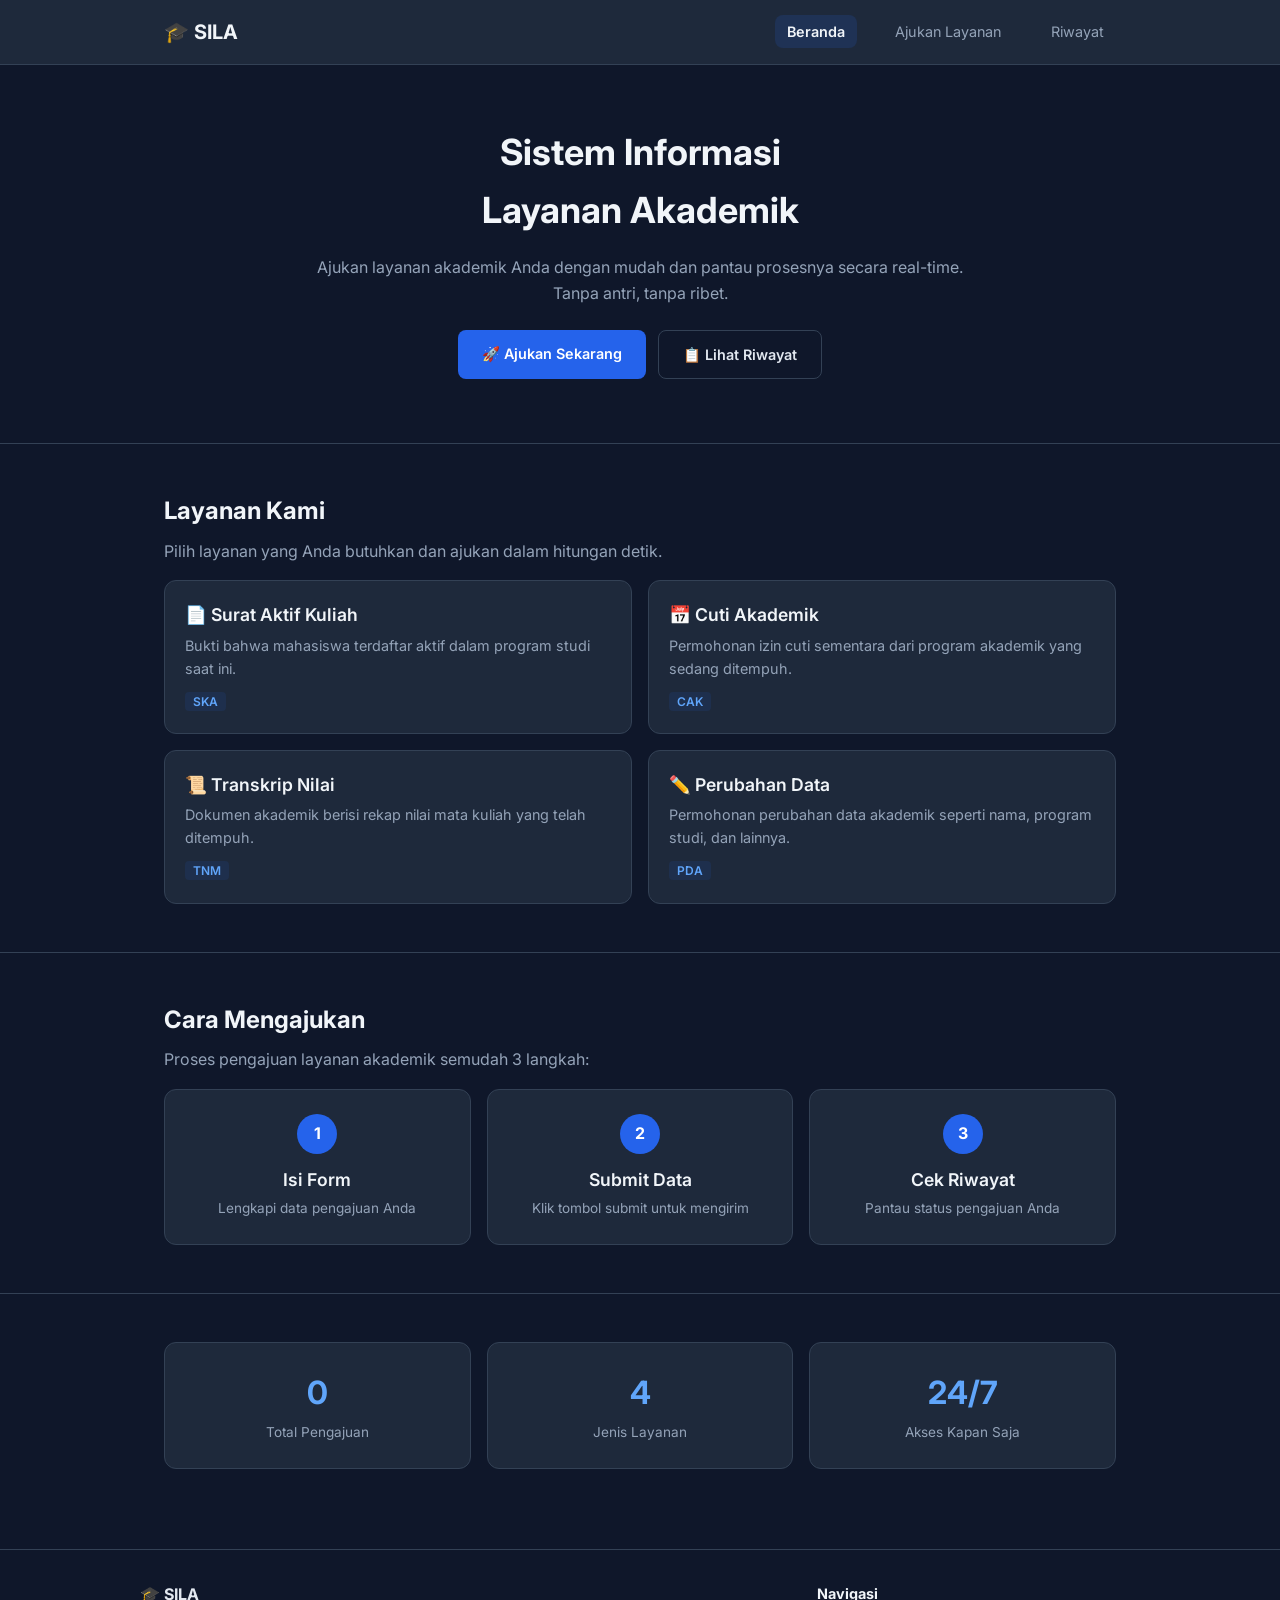
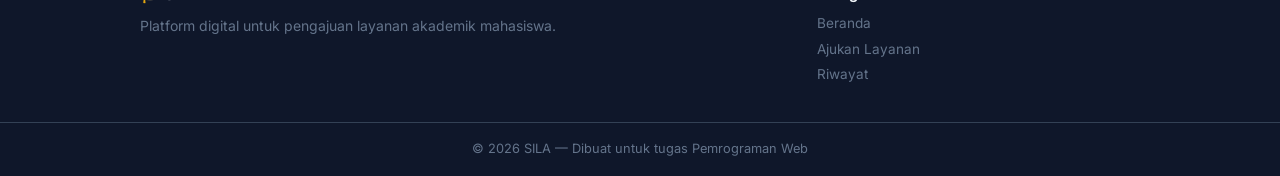
<file: index.html>
<!DOCTYPE html>
<html lang="id">

<head>
    <meta charset="UTF-8">
    <meta name="viewport" content="width=device-width, initial-scale=1.0">
    <title>SILA — Sistem Informasi Layanan Akademik</title>
    <link rel="preconnect" href="https://fonts.googleapis.com">
    <link rel="preconnect" href="https://fonts.gstatic.com" crossorigin>
    <link href="https://fonts.googleapis.com/css2?family=Inter:wght@400;600;700&display=swap" rel="stylesheet">
    <link rel="stylesheet" href="css/style.css">
</head>

<body>

    <!-- HEADER & NAVIGASI -->
    <header class="navbar">
        <div class="container navbar-inner">
            <a href="index.html" class="logo">🎓 SILA</a>
            <input type="checkbox" id="navToggle" class="nav-Toggle">
            <label for="navToggle" class="navToggleMenu">
                <span></span>
                <span></span>
                <span></span>
            </label>


            <nav>
                <ul class="nav-menu">
                <li><a href="index.html" class="active">Beranda</a></li>
                <li><a href="layanan.html">Ajukan Layanan</a></li>
                <li><a href="riwayat.html">Riwayat</a></li></nav>
            </nav>
        </div>
    </header>

    <!-- KONTEN UTAMA -->
    <main>

        <!-- Hero -->
        <section class="hero">
            <div class="container">
                <h1>Sistem Informasi<br>Layanan Akademik</h1>
                <p>Ajukan layanan akademik Anda dengan mudah dan pantau prosesnya secara real-time.<br>Tanpa antri,
                    tanpa ribet.</p>
                <div class="hero-buttons">
                    <a href="layanan.html" class="btn btn-primary">🚀 Ajukan Sekarang</a>
                    <a href="riwayat.html" class="btn btn-outline">📋 Lihat Riwayat</a>
                   
                </div>
            </div>
        </section>

        <!-- Daftar Layanan -->
        <section class="section">
            <div class="container">
                <h2>Layanan Kami</h2>
                <p class="section-desc">Pilih layanan yang Anda butuhkan dan ajukan dalam hitungan detik.</p>
                <div class="cards-grid">
                    <article class="card">
                        <h3>📄 Surat Aktif Kuliah</h3>
                        <p>Bukti bahwa mahasiswa terdaftar aktif dalam program studi saat ini.</p>
                        <span class="card-code">SKA</span>
                    </article>
                    <article class="card">
                        <h3>📅 Cuti Akademik</h3>
                        <p>Permohonan izin cuti sementara dari program akademik yang sedang ditempuh.</p>
                        <span class="card-code">CAK</span>
                    </article>
                    <article class="card">
                        <h3>📜 Transkrip Nilai</h3>
                        <p>Dokumen akademik berisi rekap nilai mata kuliah yang telah ditempuh.</p>
                        <span class="card-code">TNM</span>
                    </article>
                    <article class="card">
                        <h3>✏️ Perubahan Data</h3>
                        <p>Permohonan perubahan data akademik seperti nama, program studi, dan lainnya.</p>
                        <span class="card-code">PDA</span>
                    </article>
                </div>
            </div>
        </section>

        <!-- Cara Mengajukan -->
        <section class="section">
            <div class="container">
                <h2>Cara Mengajukan</h2>
                <p class="section-desc">Proses pengajuan layanan akademik semudah 3 langkah:</p>
                <div class="steps-grid">
                    <div class="step">
                        <div class="step-number">1</div>
                        <h3>Isi Form</h3>
                        <p>Lengkapi data pengajuan Anda</p>
                    </div>
                    <div class="step">
                        <div class="step-number">2</div>
                        <h3>Submit Data</h3>
                        <p>Klik tombol submit untuk mengirim</p>
                    </div>
                    <div class="step">
                        <div class="step-number">3</div>
                        <h3>Cek Riwayat</h3>
                        <p>Pantau status pengajuan Anda</p>
                    </div>
                </div>
            </div>
        </section>

        <!-- Statistik -->
        <section class="section">
            <div class="container">
                <div class="stats-grid">
                    <div class="stat">
                        <div class="stat-number">0</div>
                        <div class="stat-label">Total Pengajuan</div>
                    </div>
                    <div class="stat">
                        <div class="stat-number">4</div>
                        <div class="stat-label">Jenis Layanan</div>
                    </div>
                    <div class="stat">
                        <div class="stat-number">24/7</div>
                        <div class="stat-label">Akses Kapan Saja</div>
                    </div>
                </div>
            </div>
        </section>

    </main>

    <footer class="footer">
        <div class="container footer-inner">
            <div>
                <strong>🎓 SILA</strong>
                <p>Platform digital untuk pengajuan layanan akademik mahasiswa.</p>
            </div>
            <div class="footer-nav">
                <h4>Navigasi</h4>
                <ul>
                    <li><a href="index.html">Beranda</a></li>
                    <li><a href="layanan.html">Ajukan Layanan</a></li>
                    <li><a href="riwayat.html">Riwayat</a></li>
                </ul>
            </div>
        </div>
        <div class="footer-bottom">
            <div class="container">
                <p>&copy; 2026 SILA — Dibuat untuk tugas Pemrograman Web</p>
            </div>
        </div>
    </footer>
<script src="js/script.js"></script>   
</body>
</file>
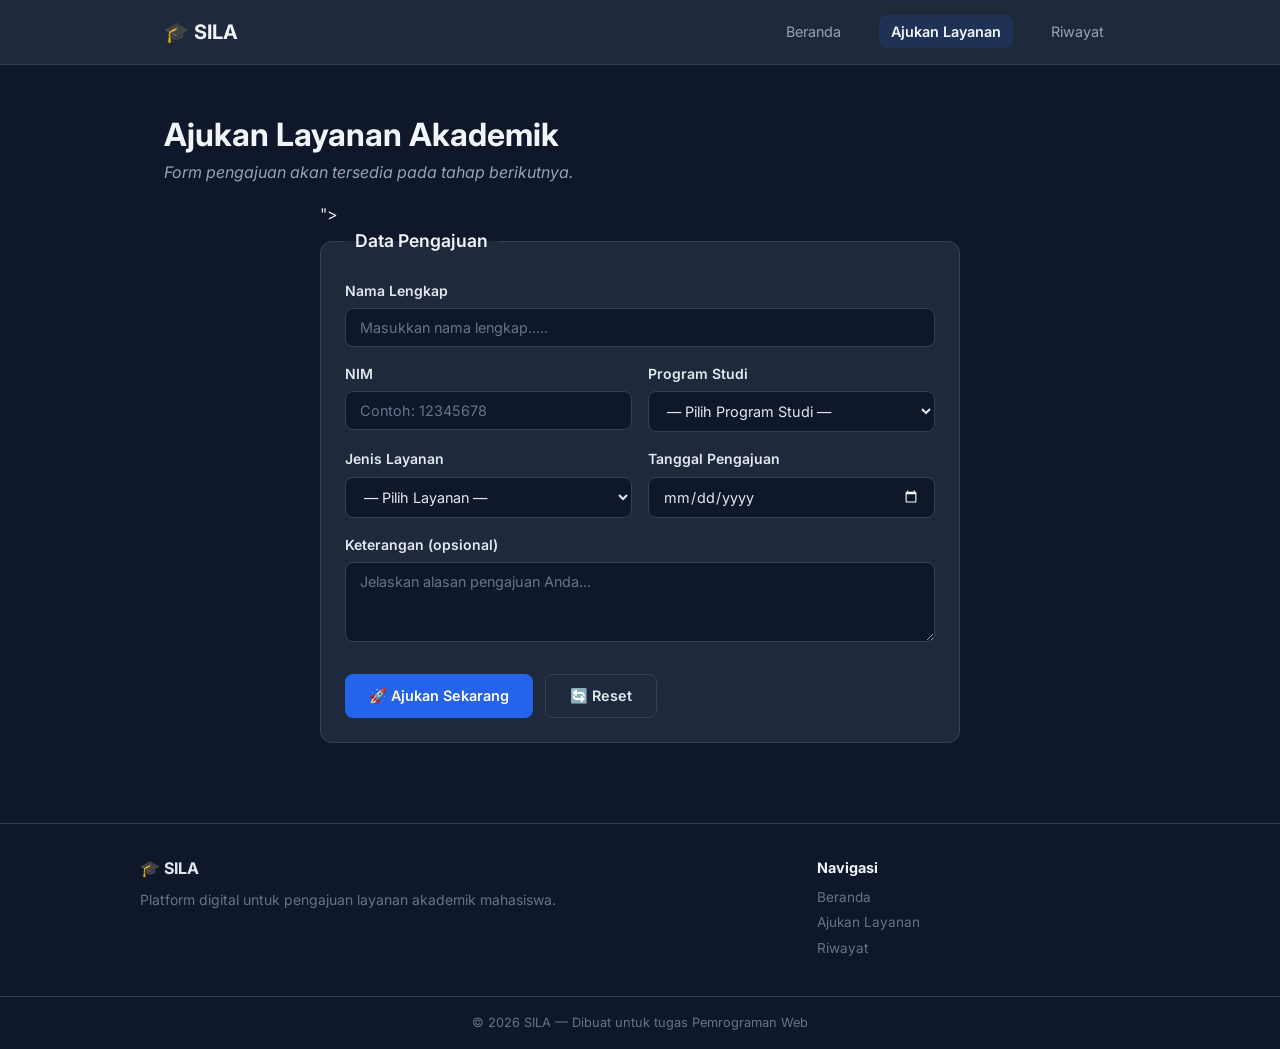
<file: layanan.html>
<!DOCTYPE html>
<html lang="id">

<head>
    <meta charset="UTF-8">
    <meta name="viewport" content="width=device-width, initial-scale=1.0">
    <title>Ajukan Layanan — SILA</title>
    <link rel="preconnect" href="https://fonts.googleapis.com">
    <link rel="preconnect" href="https://fonts.gstatic.com" crossorigin>
    <link href="https://fonts.googleapis.com/css2?family=Inter:wght@400;600;700&display=swap" rel="stylesheet">
    <link rel="stylesheet" href="css/style.css">
</head>

<body>

    <!-- HEADER & NAVIGASI -->
    <header class="navbar">
        <div class="container navbar-inner">
            <a href="index.html" class="logo">🎓 SILA</a>
            <input type="checkbox" id="navToggle" class="nav-Toggle">
            <label for="navToggle" class="navToggleMenu">
                <span></span>
                <span></span>
                <span></span>
            </label>


            <nav>
                <ul class="nav-menu">
                    <li><a href="index.html">Beranda</a></li>
                    <li><a href="layanan.html" class="active">Ajukan Layanan</a></li>
                    <li><a href="riwayat.html">Riwayat</a></li>
            </nav>
            </nav>
        </div>
    </header>


    <main>
        <section class="section">
            <div class="container">
                <h1>Ajukan Layanan Akademik</h1>
                <p class="section-desc"><em>Form pengajuan akan tersedia pada tahap berikutnya.</em>
                </p>

                <form action="#" method="post" class="form-card" onsubmit="return validasiForm()">">
                    <fieldset>
                        <legend>Data Pengajuan</legend>
                        <!-- form controls di dalam sini -->
                        <!-- nama -->
                        <div class="form-group">
                            <label for="nama">Nama Lengkap</label>
                            <input type="text" id="nama" name="nama" placeholder="Masukkan nama lengkap.....">
                        </div>

                        <!-- nim -->
                        <div class="form-row">
                            <div class="form-group">
                                <label for="nim">NIM</label>
                                <input type="text" id="nim" name="nim" placeholder="Contoh: 12345678" maxlength="8">
                            </div>

                            <!-- program studi -->
                            <div class="form-group">
                                <label for="prodi">Program Studi</label>
                                <select id="prodi" name="prodi">
                                    <option value="">— Pilih Program Studi —</option>
                                    <option value="Sistem Informasi">Sistem Informasi</option>
                                    <option value="Teknik Informatika">Teknik Informatika</option>
                                    <option value="Manajemen">Manajemen</option>
                                    <option value="Akuntansi">Akuntansi</option>
                                </select>
                            </div>
                        </div>
                        <!-- layanan dan tanggal -->
                        <div class="form-row">
                            <div class="form-group">
                                <label for="layanan">Jenis Layanan</label>
                                <select id="layanan" name="layanan">
                                    <option value="">— Pilih Layanan —</option>
                                    <option value="SKA">SKA — Surat Aktif Kuliah</option>
                                    <option value="CAK">CAK — Cuti Akademik</option>
                                    <option value="TNM">TNM — Transkrip Nilai</option>
                                    <option value="PDA">PDA — Perubahan Data</option>
                                </select>
                            </div>
                            <div class="form-group">
                                <label for="tanggal">Tanggal Pengajuan</label>
                                <input type="date" id="tanggal" name="tanggal">
                            </div>
                        </div>
                        <div class="form-group">
                            <label for="keterangan">Keterangan (opsional)</label>
                            <textarea id="keterangan" name="keterangan" rows="3"
                                placeholder="Jelaskan alasan pengajuan Anda..."></textarea>
                        </div>
                        <div class="form-actions">
                            <input type="submit" name="submit" value="🚀 Ajukan Sekarang"
                                class="btn btn-primary"></input>
                            <button type="reset" class="btn btn-outline">🔄️ Reset</button>
                        </div>
                    </fieldset>
                </form>
            </div>
        </section>
    </main>

    <footer class="footer">
        <div class="container footer-inner">
            <div>
                <strong>🎓 SILA</strong>
                <p>Platform digital untuk pengajuan layanan akademik mahasiswa.</p>
            </div>
            <div class="footer-nav">
                <h4>Navigasi</h4>
                <ul>
                    <li><a href="index.html">Beranda</a></li>
                    <li><a href="layanan.html">Ajukan Layanan</a></li>
                    <li><a href="riwayat.html">Riwayat</a></li>
                </ul>
            </div>
        </div>
        <div class="footer-bottom">
            <div class="container">
                <p>&copy; 2026 SILA — Dibuat untuk tugas Pemrograman Web</p>
            </div>
        </div>
    </footer>
    <script src="js/script.js"></script>
</body>

</html>
</file>
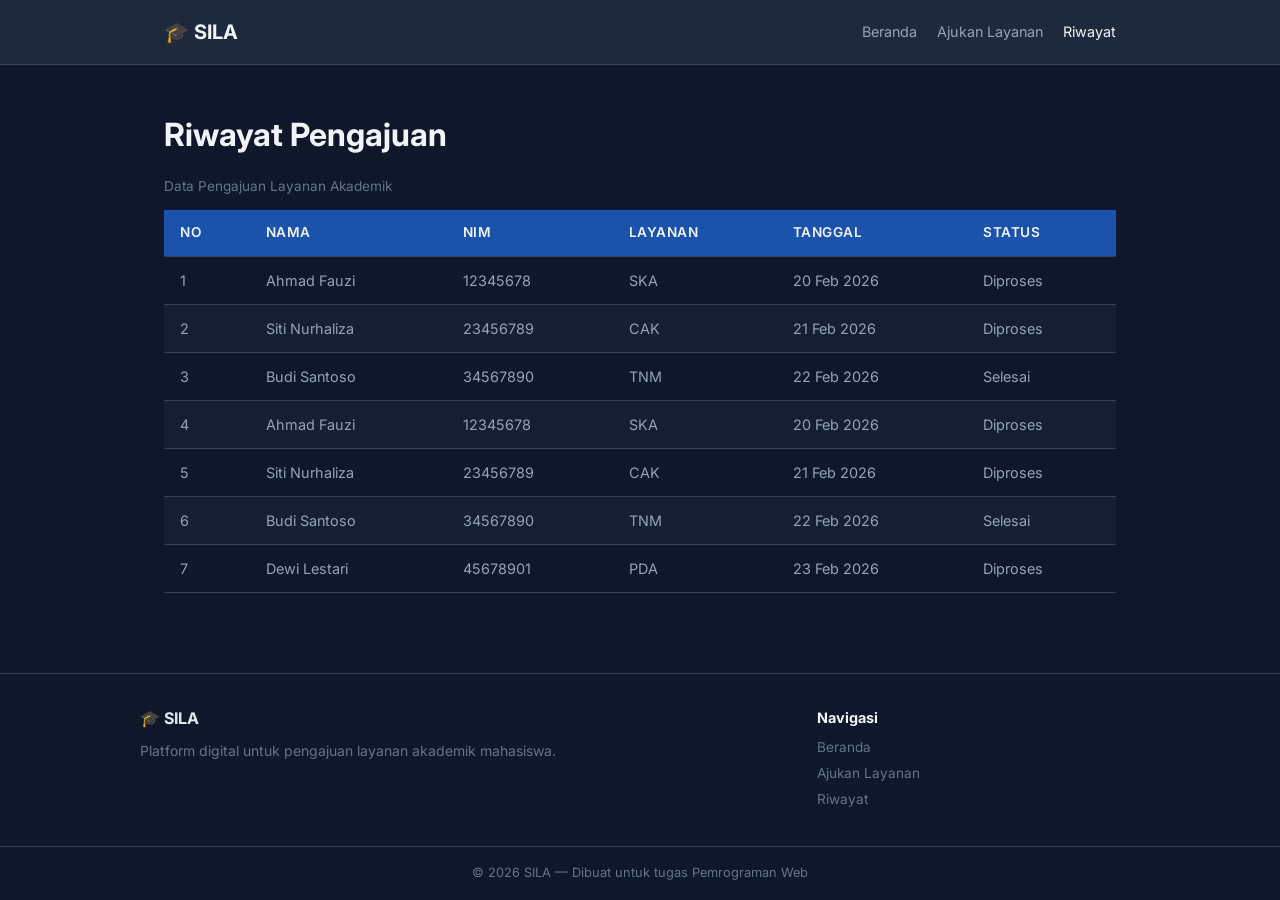
<file: riwayat.html>
<!DOCTYPE html>
<html lang="id">

<head>
    <meta charset="UTF-8">
    <meta name="viewport" content="width=device-width, initial-scale=1.0">
    <title>Riwayat Pengajuan — SILA</title>
    <link rel="preconnect" href="https://fonts.googleapis.com">
    <link rel="preconnect" href="https://fonts.gstatic.com" crossorigin>
    <link href="https://fonts.googleapis.com/css2?family=Inter:wght@400;600;700&display=swap" rel="stylesheet">
    <link rel="stylesheet" href="css/style.css">
</head>

<body>

    <!-- HEADER & NAVIGASI -->
    <header class="navbar">
        <div class="container navbar-inner">
            <a href="index.html" class="logo">🎓 SILA</a>
            <nav>
                <a href="index.html">Beranda</a>
                <a href="layanan.html">Ajukan Layanan</a>
                <a href="riwayat.html"class="active">Riwayat</a>
            </nav>
        </div>
    </header>

    <main>
        <section class="section">
            <div class="container">
                <h1>Riwayat Pengajuan</h1>
                <table class="data-table">
                    <caption>Data Pengajuan Layanan Akademik</caption>
                    <thead>
                        <tr>
                            <th>No</th>
                            <th>Nama</th>
                            <th>NIM</th>
                            <th>Layanan</th>
                            <th>Tanggal</th>
                            <th>Status</th>
                        </tr>
                    </thead>
                    <tbody>
                        <!-- Data isian akan ditaruh di sini -->
                    <tbody>
                        <tr>
                            <td>1</td>
                            <td>Ahmad Fauzi</td>
                            <td>12345678</td>
                            <td>SKA</td>
                            <td>20 Feb 2026</td>
                            <td>Diproses</td>
                        </tr>
                        <tr>
                            <td>2</td>
                            <td>Siti Nurhaliza</td>
                            <td>23456789</td>
                            <td>CAK</td>
                            <td>21 Feb 2026</td>
                            <td>Diproses</td>
                        </tr>
                        <tr>
                            <td>3</td>
                            <td>Budi Santoso</td>
                            <td>34567890</td>
                            <td>TNM</td>
                            <td>22 Feb 2026</td>
                            <td>Selesai</td>
                        </tr>
                        <tr>
                            <td>4</td>
                            <td>Ahmad Fauzi</td>
                            <td>12345678</td>
                            <td>SKA</td>
                            <td>20 Feb 2026</td>
                            <td>Diproses</td>
                        </tr>
                        <tr>
                            <td>5</td>
                            <td>Siti Nurhaliza</td>
                            <td>23456789</td>
                            <td>CAK</td>
                            <td>21 Feb 2026</td>
                            <td>Diproses</td>
                        </tr>
                        <tr>
                            <td>6</td>
                            <td>Budi Santoso</td>
                            <td>34567890</td>
                            <td>TNM</td>
                            <td>22 Feb 2026</td>
                            <td>Selesai</td>
                        </tr>
                        <tr>
                            <td>7</td>
                            <td>Dewi Lestari</td>
                            <td>45678901</td>
                            <td>PDA</td>
                            <td>23 Feb 2026</td>
                            <td>Diproses</td>
                        </tr>
                    </tbody>
              
                </table>
            </div>
        </section>
    </main>

    <footer class="footer">
        <div class="container footer-inner">
            <div>
                <strong>🎓 SILA</strong>
                <p>Platform digital untuk pengajuan layanan akademik mahasiswa.</p>
            </div>
            <div>
                <h4>Navigasi</h4>
                <a href="index.html">Beranda</a>
                <a href="layanan.html">Ajukan Layanan</a>
                <a href="riwayat.html">Riwayat</a>
            </div>
        </div>
        <div class="footer-bottom">
            <div class="container">
                <p>&copy; 2026 SILA — Dibuat untuk tugas Pemrograman Web</p>
            </div>
        </div>
    </footer>

</body>

</html>
</file>
<file: css/style.css>
/* ================================
   CSS DASAR — SILA
   ================================ */

* {
  margin: 0;
  padding: 0;
  box-sizing: border-box;
}

body {
  background-color: #0f172a;
  color: #e2e8f0;
  padding-top: 60px;
}

h1,
h2,
h3 {
  color: #f1f5f9;
}

a {
  color: #60a5fa;
  text-decoration: none;
}

a:hover {
  color: #93c5fd;
}

hr {
  border: none;
  border-top: 1px solid #334155;
}

/* ================================
   CSS LANJUTAN — SILA
   ================================ */

body {
  font-family: "Inter", sans-serif;
  font-size: 16px;
  line-height: 1.6;
}

h1 {
  font-size: 2rem;
  font-weight: 700;
}

h2 {
  font-size: 1.5rem;
  font-weight: 700;
  margin-bottom: 8px;
}

h3 {
  font-size: 1.1rem;
  font-weight: 600;
  margin-bottom: 4px;
}

.section-desc {
  color: #94a3b8;
  margin-bottom: 16px;
}

/* ================================
   PAGE LAYOUT — SILA
   ================================ */

/* --------------------------------
   Container
   Membatasi lebar konten maksimum 1000px
   dan mengatur posisinya agar selalu
   di tengah halaman (margin: 0 auto).
   -------------------------------- */
.container {
  max-width: 1000px;
  margin: 0 auto;
  /* tengah horizontal */
  padding: 0 24px;
  /* ruang kiri & kanan */
}

/* --------------------------------
   Navbar (Bilah Navigasi) — menggunakan Flexbox
   Flexbox mengatur elemen anak secara baris (row).
   justify-content: space-between → logo kiri, nav kanan.
   align-items: center → sejajar secara vertikal.
   -------------------------------- */
.navbar {
  background-color: #1e293b;
  border-bottom: 1px solid #334155;
  padding: 16px 0;
  position: fixed;
  width: 100%;
  left: 0;
  top: 0;
  z-index: 1000;
}

.navbar-inner {
  display: flex;
  /* aktifkan flexbox */
  justify-content: space-between;
  /* logo vs menu berjauhan */
  align-items: center;
  /* sejajar vertikal */
}

/* Logo: teks brand di pojok kiri */
.logo {
  font-size: 1.25rem;
  font-weight: 700;
  color: #f1f5f9;
}

/* Link navigasi berwarna abu dan memberi jarak kiri */
nav a {
  margin-left: 16px;
  color: #94a3b8;
  font-size: 0.9rem;
}

/* Link aktif / hover jadi berwarna putih */
nav a:hover,
nav a.active {
  color: #f1f5f9;
}

/* --------------------------------
   Hero Section
   Bagian pembuka halaman yang mencolok,
   biasanya memuat judul besar dan tombol aksi.
   -------------------------------- */
.hero {
  padding: 64px 0;
  text-align: center;
}

.hero h1 {
  font-size: 2.25rem;
  /* = 36px, ukuran besar */
  margin-bottom: 16px;
}

.hero p {
  color: #94a3b8;
  margin-bottom: 24px;
}

/* --------------------------------
   Tombol (Buttons)
   .btn    → gaya dasar semua tombol.
   .btn-primary → tombol utama (biru, solid).
   .btn-outline → tombol sekunder (hanya border).
   -------------------------------- */
.hero-buttons {
  display: flex;
  justify-content: center;
  gap: 12px;
  /* jarak antar tombol */
}

.btn {
  display: inline-block;
  padding: 12px 24px;
  border-radius: 8px;
  font-size: 0.9rem;
  font-weight: 600;
}

/* Tombol solid biru */
.btn-primary {
  background-color: #2563eb;
  color: #fff;
}

.btn-primary:hover {
  background-color: #1d4ed8;
  /* biru lebih gelap saat hover */
  color: #fff;
}

/* Tombol outline (hanya border, tanpa background) */
.btn-outline {
  border: 1px solid #334155;
  color: #e2e8f0;
}

.btn-outline:hover {
  background-color: #1e293b;
  color: #f1f5f9;
}

/* Blok konten dengan garis atas sebagai pemisah antar section */
.section {
  padding: 48px 0;
  border-top: 1px solid #334155;
}

/* --------------------------------
   Cards Grid — menggunakan CSS Grid
   grid-template-columns: 1fr 1fr → 2 kolom sama lebar.
   gap: jarak antar kartu.
   -------------------------------- */
.cards-grid {
  display: grid;
  grid-template-columns: 1fr 1fr;
  /* 2 kolom */
  gap: 16px;
  margin-top: 16px;
}

/* Kartu individual */
.card {
  background-color: #1e293b;
  border: 1px solid #334155;
  border-radius: 12px;
  padding: 20px;
  /* tambah transisi */
  transition:
    border-top 0.5s,
    color 0.3s;
  transform: 0.4s;
}

.card:hover {
  border-top: 5px solid rgb(241, 49, 58);
  transform: translateY(-4px);
}

.card p {
  color: #94a3b8;
  font-size: 0.9rem;
  margin-bottom: 8px;
}

/* Badge kode kecil berwarna biru di dalam kartu */
.card-code {
  font-size: 0.75rem;
  font-weight: 600;
  color: #60a5fa;
  background-color: rgba(37, 99, 235, 0.1);
  /* biru transparan */
  padding: 2px 8px;
  border-radius: 4px;
}

/* --------------------------------
   Steps Grid — menggunakan Flexbox
   flex: 1 berarti setiap .step mengambil
   lebar yang sama (membagi ruang secara merata).
   -------------------------------- */
.steps-grid {
  display: flex;
  gap: 16px;
  margin-top: 16px;
}

.step {
  flex: 1;
  /* lebar sama rata */
  text-align: center;
  background-color: #1e293b;
  border: 1px solid #334155;
  border-radius: 12px;
  padding: 24px 16px;
}

/* Lingkaran nomor langkah berwarna biru */
.step-number {
  width: 40px;
  height: 40px;
  background-color: #2563eb;
  color: #fff;
  border-radius: 50%;
  /* membuat kotak jadi lingkaran */
  display: flex;
  align-items: center;
  justify-content: center;
  font-weight: 700;
  margin: 0 auto 12px;
  /* tengah horizontal + jarak bawah */
}

.step p {
  color: #94a3b8;
  font-size: 0.85rem;
}

/* --------------------------------
   Stats Grid — Flexbox
   Untuk menampilkan statistik angka
   secara berdampingan.
   -------------------------------- */
.stats-grid {
  display: flex;
  gap: 16px;
}

.stat {
  flex: 1;
  text-align: center;
  background-color: #1e293b;
  border: 1px solid #334155;
  border-radius: 12px;
  padding: 24px;
}

/* Angka statistik besar berwarna biru */
.stat-number {
  font-size: 2rem;
  font-weight: 700;
  color: #60a5fa;
}

.stat-label {
  color: #94a3b8;
  font-size: 0.85rem;
  margin-top: 4px;
}

/* --------------------------------
   Footer — menggunakan CSS Grid
   grid-template-columns: 2fr 1fr →
   kolom kiri 2x lebih lebar dari kolom kanan
   (2/3 vs 1/3 lebar total).
   -------------------------------- */
.footer {
  border-top: 1px solid #334155;
  margin-top: 32px;
}

.footer-inner {
  display: grid;
  grid-template-columns: 2fr 1fr;
  /* 2 kolom tidak sama */
  gap: 32px;
  padding: 32px 0;
}

.footer-inner p {
  color: #64748b;
  font-size: 0.875rem;
  margin-top: 8px;
}

.footer-inner h4 {
  color: #f1f5f9;
  margin-bottom: 8px;
  font-size: 0.9rem;
}

/* Link di footer tampil sebagai block (baris baru per link) */
.footer-inner a {
  display: block;
  color: #64748b;
  font-size: 0.85rem;
  margin-bottom: 4px;
}

.footer-inner a:hover {
  color: #93c5fd;
}

/* Baris paling bawah footer (copyright) */
.footer-bottom {
  border-top: 1px solid #334155;
  padding: 16px 0;
  text-align: center;
}

.footer-bottom p {
  font-size: 0.8rem;
  color: #64748b;
}

/* STRUKTUR NAVIGASI dan MENU */
/* =========================== */
/* menu horizontal */
.nav-menu {
  list-style: none;
  display: flex;
  gap: 10px;
}
/* linksetiap menu */
.nav-menu li a {
  font-size: 0.9rem;
  padding: 8px 12px;
  border-radius: 8px;
  color: #94a3b8;
}

.nav-menu li a.active {
  color: #f1f5f9;
  font-weight: 600;
  background-color: rgba(37, 99, 235, 0.15);
}
/* menu hover di aahkan kusor */
.nav-menu li a:hover {
  color: #f1f5f9;
  background-color: rgba(225, 225, 225, 0.05);
}

/* nav footer */

.footer-nav ul {
  list-style: none;
}

/* checbok disembunyikan  */
.nav-Toggle {
  display: none;
}

.navToggleMenu {
  display: none;
  flex-direction: column;
  gap: 5px;
  cursor: pointer;
  padding: 4px;
}

.navToggleMenu span {
  display: block;
  width: 24px;
  height: 3px;
  background-color: #f1f5f9;
  border-radius: 2px;
}

@media (max-width: 768px) {
  .navbar-inner {
    flex-wrap: wrap;
  }

  .navToggleMenu {
    display: flex;
  }

  nav {
    width: 100%;
    order: 3;
  }

  .nav-menu {
    display: none;
    flex-direction: column;
    gap: 0;
    width: 100%;
    padding: 8px 0;
    border-top: 1px solid #334155;
    margin-top: 12px;
  }

  .nav-menu li a {
    display: block;
    padding: 12px 0;
    border-radius: 0;
  }

  .nav-Toggle:checked ~ nav .nav-menu {
    display: flex;
  }

  .hero h1 {
    font-size: 1.5rem;
  }

  .hero p {
    font-size: 0.9rem;
  }

  .hero-buttons {
    flex-direction: column;
  }

  .cards-grid {
    grid-template-columns: 1fr;
  }

  .steps-grid {
    flex-direction: column;
  }

  .stats-grid {
    flex-direction: column;
  }

  .footer-inner {
    grid-template-columns: 1fr;
    gap: 24px;
  }

  /* tampilan mobile 480 */

  @media (max-width: 480px) {
    .hero h1 {
      font-size: 1.25rem;
    }

    .footer-inner {
      text-align: center;
    }

    .footer-nav {
      display: none;
    }
  }

  .btn {
    display: inline-block;
    padding: 12px 24px;
    border-radius: 8px;
    font-size: 0.9rem;
    font-weight: 600;
    transition:
      background-color 0.3s,
      color 0.3s,
      transform 0.2s;
  }

  .card {
    background-color: #1e293b;
    border: 1px solid #334155;
    border-radius: 12px;
    padding: 20px;
    transition:
      border-color 0.3s,
      transform 0.2s;
  }

  .card:hover {
    border-color: #475569;
    transform: translateY(-2px);
  }

  /* / Animasi /  */
  @keyframes fadeIn {
    from {
      opacity: 0;
      transform: translateY(30px);
    }
    to {
      opacity: 1;
      transform: translateY(0);
    }
  }
  .hero {
    /* / (Mengeksekusi animasi) /  */
    animation: fadeIn 0.6s ease;
  }
}

/* / ================================ 
   FORMS — SILA 
   ================================ /  */

.form-card {
  max-width: 640px;
  margin: 0 auto;
}

fieldset {
  border: 1px solid #334155;
  border-radius: 12px;
  padding: 24px;
  background-color: #1e293b;
}

legend {
  font-size: 1.1rem;
  font-weight: 600;
  color: #f1f5f9;
  padding: 0 10px;
}

.form-group {
  margin-bottom: 16px;
}

.form-group label {
  display: block;
  font-size: 0.875rem;
  font-weight: 600;
  color: #e2e8f0;
  margin-bottom: 6px;
}
.form-group input,
.form-group select,
.form-group textarea {
  width: 100%;
  padding: 10px 14px;
  background-color: #0f172a;
  border: 1px solid #334155;
  border-radius: 8px;
  color: #e2e8f0;
  font-family: inherit;
  font-size: 0.9rem;
  outline: none;
  transition: border-color 0.3s;
}

input[type="date"]{
  color-scheme: dark;
}

.form-group input:focus,
.form-group select:focus,
.form-group textarea:focus {
  border-color: #2563eb;
}

.form-group input::placeholder,
.form-group textarea::placeholder {
  color: #64748b;
}

.form-group select {
  cursor: pointer;
}

.form-group textarea {
  resize: vertical;
  min-height: 80px;
}
.form-row {
  display: grid;
  grid-template-columns: 1fr 1fr;
  gap: 16px;
}
.form-actions {
  display: flex;
  gap: 12px;
  margin-top: 24px;
}
  
.form-actions .btn {
  cursor: pointer;
  border: none;
  font-family: inherit;
}

.form-actions .btn-outline {
  border: 1px solid #334155;
  background: none;
}


/* table */
.data-table { 
    width: 100%; 
    border-collapse: collapse; 
    margin-top: 16px; 
    min-width: 600px;  
} 
 
.data-table caption { 
    text-align: left; 
    font-size: 0.85rem; 
    color: #64748b; 
    margin-bottom: 12px; 
} 
 
.data-table th, 
.data-table td { 
    padding: 12px 16px; 
    text-align: left; 
    border-bottom: 1px solid #334155;
} 
 

.data-table th { 
  background-color: #1a52ac; 
    color: #f1f5f9; 
    font-size: 0.85rem; 
    font-weight: 600; 
    text-transform: uppercase; /* membuat huruf jadi lebih besar dan kapital */
    letter-spacing: 0.5px; 
} 
 
.data-table td { 
    color: #94a3b8; 
    font-size: 0.9rem; 
}

/* / Zebra Stripes /  */
.data-table tbody tr:nth-child(even) { 
    background-color: rgba(30, 41, 59, 0.5);
/* lumayan lebur transparan /  */
}
/* / Hover /  */
.data-table tbody tr:hover { 
    background-color: #1e293b; 
} 
 
/* / Responsif Mobile (Mengecilkan padding agar muat di HP) /  */
@media (max-width: 768px) { 
    .data-table { font-size: 0.8rem; } 
    .data-table th, .data-table td { padding: 8px 10px; } 
}
</file>
